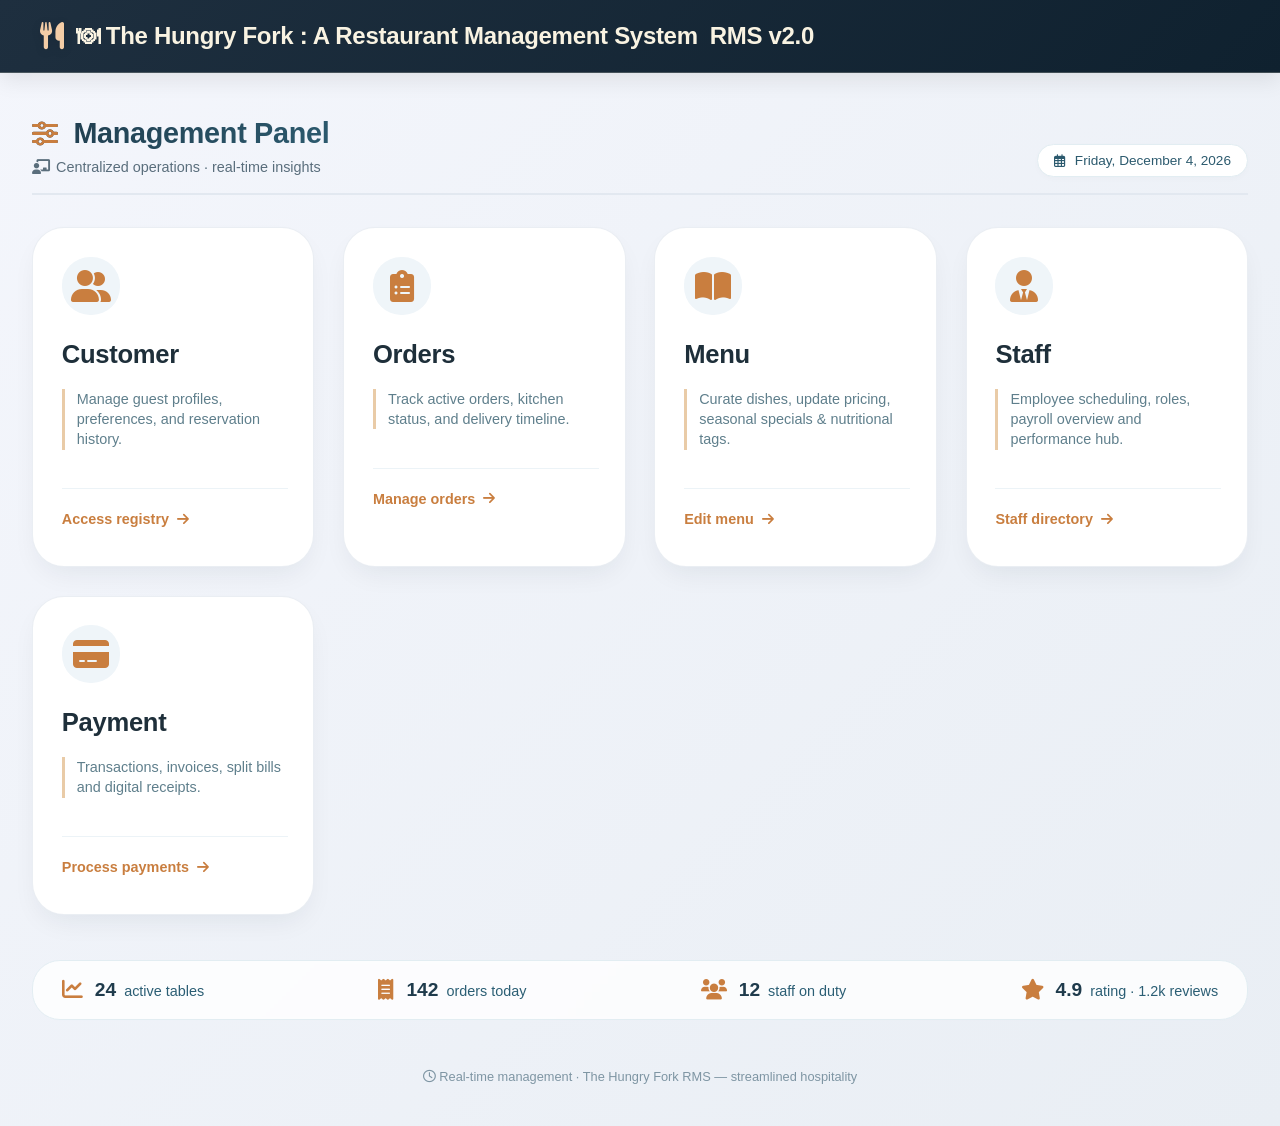
<file: frontend/index.html>
<!DOCTYPE html>
<html lang="en">
<head>
  <meta charset="UTF-8">
  <meta name="viewport" content="width=device-width, initial-scale=1.0, user-scalable=yes">
  <title>The Hungry Fork | RMS Dashboard</title>
  <link rel="stylesheet" href="style.css">
  <link rel="stylesheet" href="https://cdnjs.cloudflare.com/ajax/libs/font-awesome/6.0.0-beta3/css/all.min.css">
</head>
<body>

<div class="navbar">
  <i class="fas fa-utensils"></i>
  🍽 The Hungry Fork : A Restaurant Management System
  <span>RMS v2.0</span>
</div>

<div class="dashboard-container">
  <div class="header-section">
    <div class="title-area">
      <h3><i class="fas fa-sliders-h" style="font-size: 1.6rem; margin-right: 8px; color: #c97e3f;"></i> Management Panel</h3>
      <p><i class="fas fa-chalkboard-user"></i> Centralized operations · real‑time insights</p>
    </div>
    <div class="date-badge">
      <i class="far fa-calendar-alt"></i> 
      <span id="liveDate"></span>
    </div>
  </div>

  <div class="management-grid">
    <div class="card" data-module="customer">
      <div class="card-inner">
        <div class="card-icon"><i class="fas fa-user-friends"></i></div>
        <h4>Customer</h4>
        <div class="card-desc">Manage guest profiles, preferences, and reservation history.</div>
        <div class="card-action">
          <button class="btn-modern" data-action="customer"><span>Access registry</span> <i class="fas fa-arrow-right"></i></button>
        </div>
      </div>
    </div>

    <div class="card" data-module="orders">
      <div class="card-inner">
        <div class="card-icon"><i class="fas fa-clipboard-list"></i></div>
        <h4>Orders</h4>
        <div class="card-desc">Track active orders, kitchen status, and delivery timeline.</div>
        <div class="card-action">
          <button class="btn-modern" data-action="orders"><span>Manage orders</span> <i class="fas fa-arrow-right"></i></button>
        </div>
      </div>
    </div>

    <div class="card" data-module="menu">
      <div class="card-inner">
        <div class="card-icon"><i class="fas fa-book-open"></i></div>
        <h4>Menu</h4>
        <div class="card-desc">Curate dishes, update pricing, seasonal specials & nutritional tags.</div>
        <div class="card-action">
          <button class="btn-modern" data-action="menu"><span>Edit menu</span> <i class="fas fa-arrow-right"></i></button>
        </div>
      </div>
    </div>

    <div class="card" data-module="staff">
      <div class="card-inner">
        <div class="card-icon"><i class="fas fa-user-tie"></i></div>
        <h4>Staff</h4>
        <div class="card-desc">Employee scheduling, roles, payroll overview and performance hub.</div>
        <div class="card-action">
          <button class="btn-modern" data-action="staff"><span>Staff directory</span> <i class="fas fa-arrow-right"></i></button>
        </div>
      </div>
    </div>

    <div class="card" data-module="payment">
      <div class="card-inner">
        <div class="card-icon"><i class="fas fa-credit-card"></i></div>
        <h4>Payment</h4>
        <div class="card-desc">Transactions, invoices, split bills and digital receipts.</div>
        <div class="card-action">
          <button class="btn-modern" data-action="payment"><span>Process payments</span> <i class="fas fa-arrow-right"></i></button>
        </div>
      </div>
    </div>
  </div>

  <div class="stats-row">
    <div class="stat-item"><i class="fas fa-chart-line"></i><div><span class="stat-number">24</span> active tables</div></div>
    <div class="stat-item"><i class="fas fa-receipt"></i><div><span class="stat-number">142</span> orders today</div></div>
    <div class="stat-item"><i class="fas fa-users"></i><div><span class="stat-number">12</span> staff on duty</div></div>
    <div class="stat-item"><i class="fas fa-star"></i><div><span class="stat-number">4.9</span> rating · 1.2k reviews</div></div>
  </div>
  <footer><i class="far fa-clock"></i> Real-time management · The Hungry Fork RMS — streamlined hospitality</footer>
</div>

<script>
  (function() {
    const dateElem = document.getElementById('liveDate');
    if (dateElem) {
      const now = new Date();
      const options = { weekday: 'long', year: 'numeric', month: 'long', day: 'numeric' };
      dateElem.textContent = now.toLocaleDateString(undefined, options);
    }

    const routeMap = {
      customer: 'customer_form.html',
      orders: 'order_form.html',
      menu: 'menu_form.html',
      staff: 'staff_form.html',
      payment: 'payment_form.html'
    };

    function navigateTo(moduleId) {
      const targetFile = routeMap[moduleId];
      if (targetFile) window.location.href = targetFile;
    }

    document.querySelectorAll('.btn-modern[data-action]').forEach(btn => {
      btn.addEventListener('click', (e) => {
        e.stopPropagation();
        const action = btn.getAttribute('data-action');
        if (routeMap[action]) navigateTo(action);
      });
    });

    document.querySelectorAll('.card').forEach(card => {
      card.addEventListener('click', (e) => {
        if (e.target.closest('.btn-modern')) return;
        const module = card.getAttribute('data-module');
        if (routeMap[module]) navigateTo(module);
      });
      card.style.cursor = 'pointer';
    });
  })();
</script>
</body>
</html>
</file>
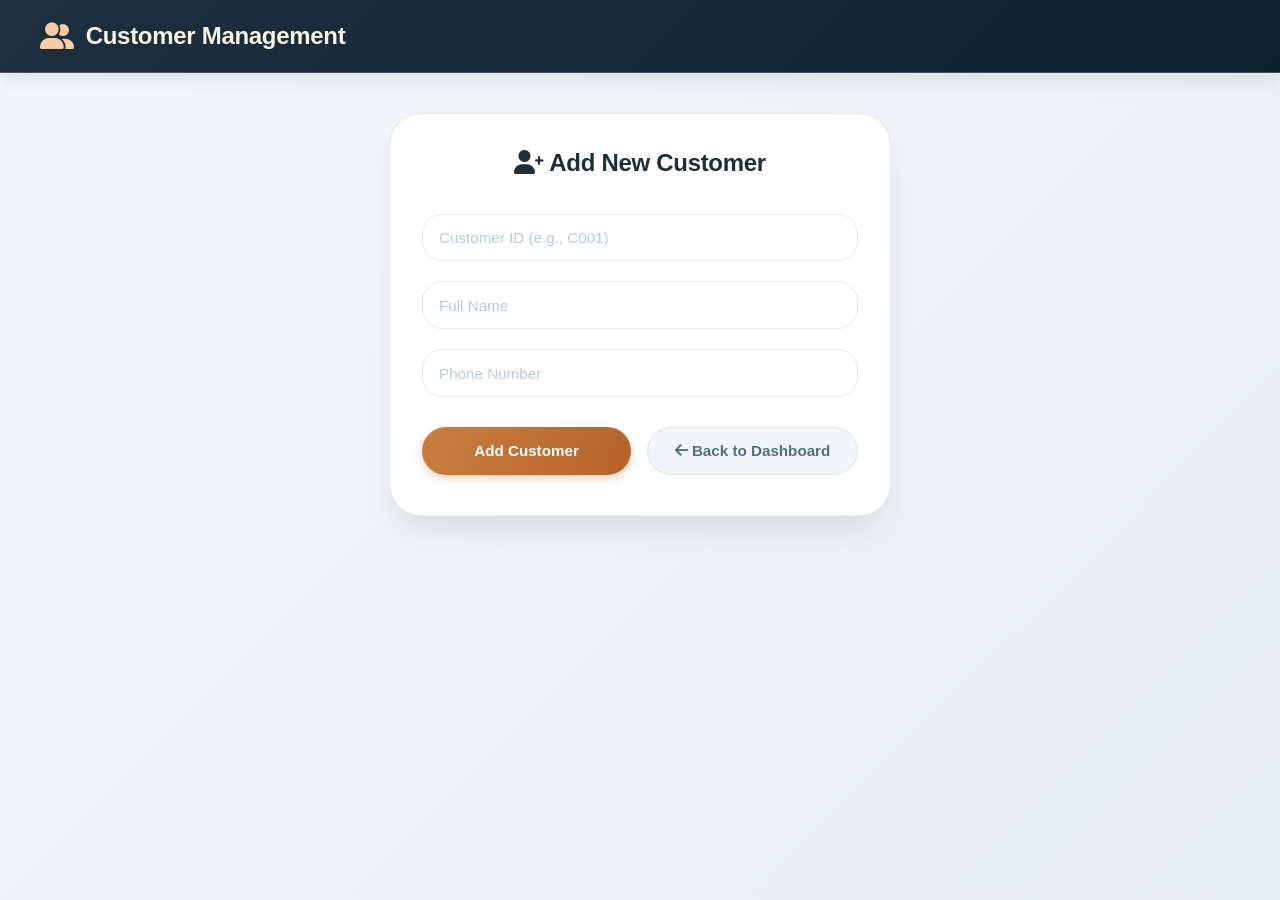
<file: frontend/customer_form.html>
<!DOCTYPE html>
<html>
<head>
<meta charset="UTF-8">
<title>The Hungry Fork | Customer Management</title>
<link rel="stylesheet" href="style.css">
<link rel="stylesheet" href="https://cdnjs.cloudflare.com/ajax/libs/font-awesome/6.0.0-beta3/css/all.min.css">
</head>
<body>

<div class="navbar">
  <i class="fas fa-user-friends"></i>
  Customer Management
</div>

<div class="container">
  <form action="../backend/insert.php" method="post">
    <h3><i class="fas fa-user-plus"></i> Add New Customer</h3>
    
    <input name="customer_id" placeholder="Customer ID (e.g., C001)" autocomplete="off">
    <input name="customer_name" placeholder="Full Name" required>
    <input name="phone" placeholder="Phone Number" required>
    
    <div class="button-group">
      <input type="submit" value="Add Customer">
      <button type="button" class="back" onclick="location.href='index.html'">
        <i class="fas fa-arrow-left"></i> Back to Dashboard
      </button>
    </div>
  </form>
</div>

</body>
</html>
</file>
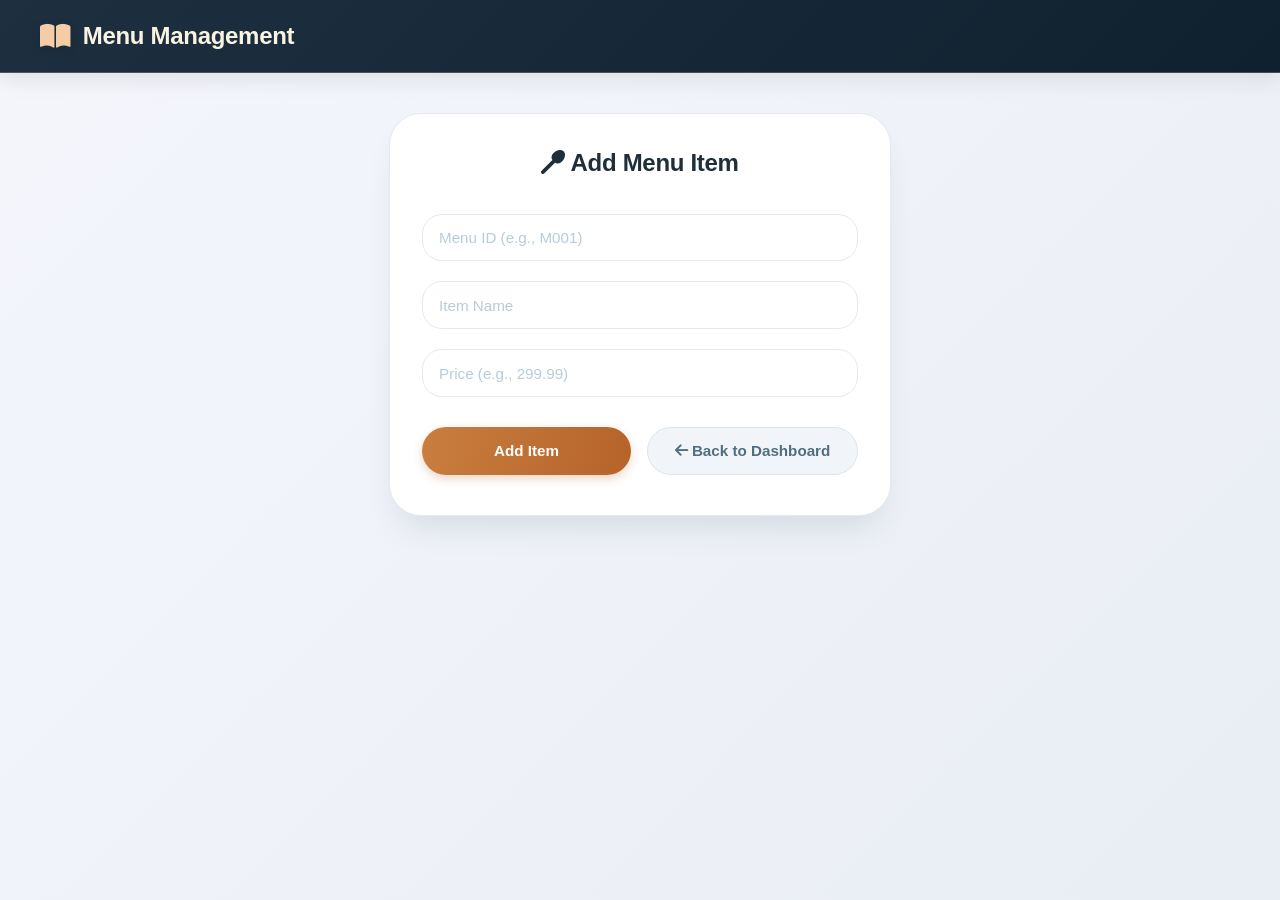
<file: frontend/menu_form.html>
<!DOCTYPE html>
<html>
<head>
<meta charset="UTF-8">
<title>The Hungry Fork | Menu Management</title>
<link rel="stylesheet" href="style.css">
<link rel="stylesheet" href="https://cdnjs.cloudflare.com/ajax/libs/font-awesome/6.0.0-beta3/css/all.min.css">
</head>
<body>

<div class="navbar">
  <i class="fas fa-book-open"></i>
  Menu Management
</div>

<div class="container">
  <form action="../backend/insert.php" method="post">
    <h3><i class="fas fa-utensil-spoon"></i> Add Menu Item</h3>
    
    <input name="menu_id" placeholder="Menu ID (e.g., M001)" autocomplete="off">
    <input name="item_name" placeholder="Item Name" required>
    <input name="price" placeholder="Price (e.g., 299.99)" type="number" step="0.01" required>
    
    <div class="button-group">
      <input type="submit" value="Add Item">
      <button type="button" class="back" onclick="location.href='index.html'">
        <i class="fas fa-arrow-left"></i> Back to Dashboard
      </button>
    </div>
  </form>
</div>

</body>
</html>
</file>
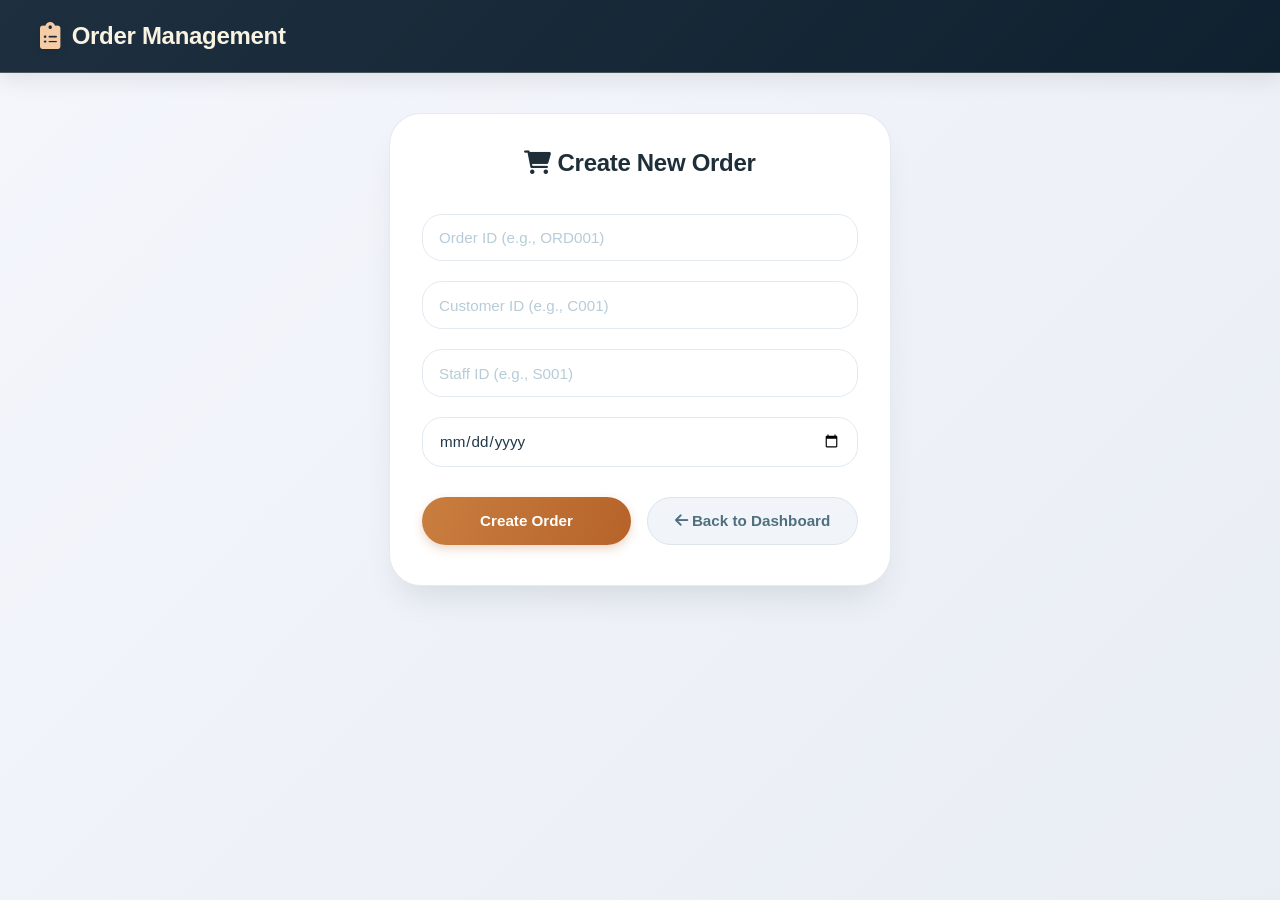
<file: frontend/order_form.html>
<!DOCTYPE html>
<html>
<head>
<meta charset="UTF-8">
<title>The Hungry Fork | Order Management</title>
<link rel="stylesheet" href="style.css">
<link rel="stylesheet" href="https://cdnjs.cloudflare.com/ajax/libs/font-awesome/6.0.0-beta3/css/all.min.css">
</head>
<body>

<div class="navbar">
  <i class="fas fa-clipboard-list"></i>
  Order Management
</div>

<div class="container">
  <form action="../backend/insert.php" method="post">
    <h3><i class="fas fa-shopping-cart"></i> Create New Order</h3>
    
    <input name="order_id" placeholder="Order ID (e.g., ORD001)" required>
    <input name="customer_id" placeholder="Customer ID (e.g., C001)" required>
    <input name="staff_id" placeholder="Staff ID (e.g., S001)" required>
    <input type="date" name="order_date" required>
    
    <div class="button-group">
      <input type="submit" value="Create Order">
      <button type="button" class="back" onclick="location.href='index.html'">
        <i class="fas fa-arrow-left"></i> Back to Dashboard
      </button>
    </div>
  </form>
</div>

</body>
</html>
</file>
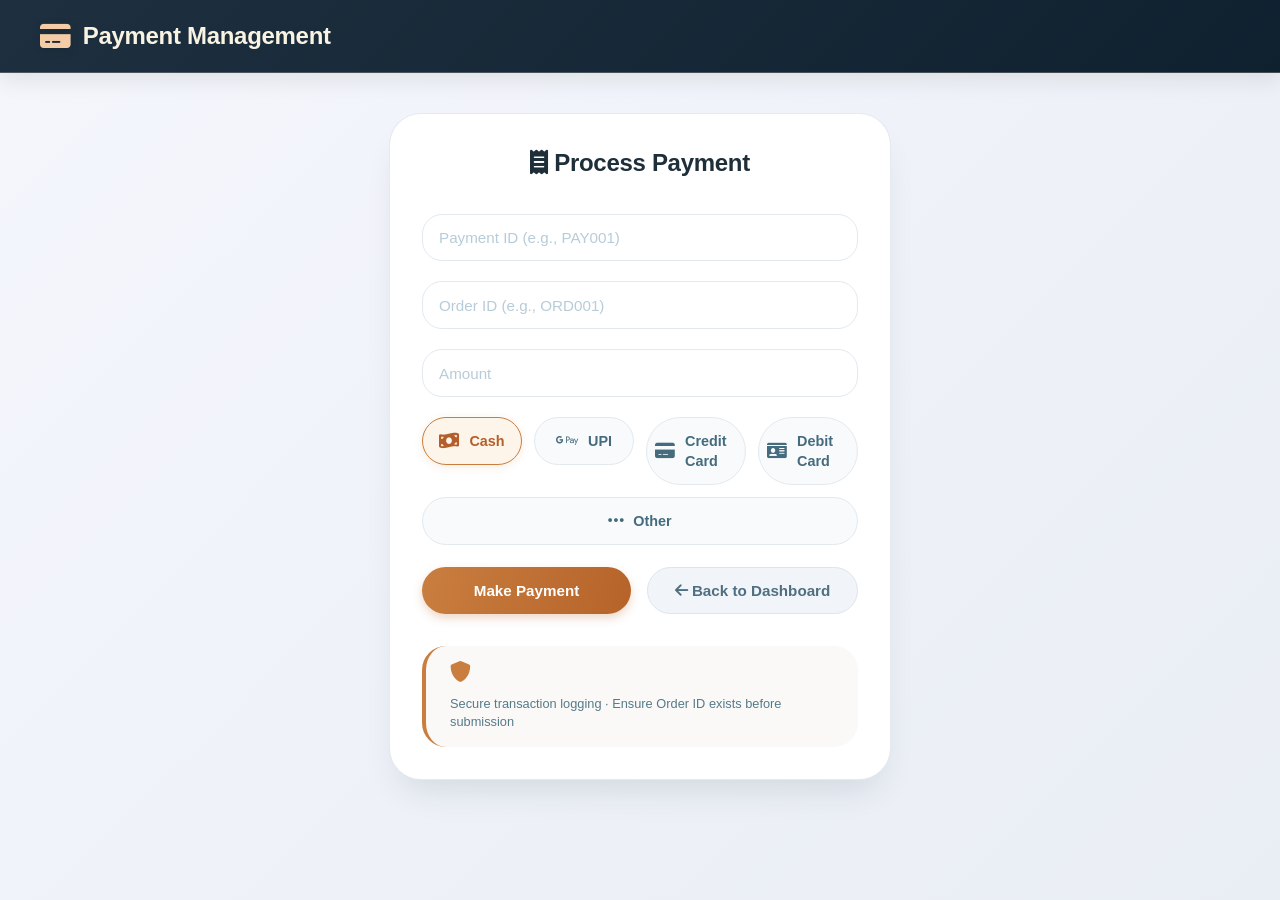
<file: frontend/payment_form.html>
<!DOCTYPE html>
<html>
<head>
<meta charset="UTF-8">
<title>The Hungry Fork | Payment Management</title>
<link rel="stylesheet" href="style.css">
<link rel="stylesheet" href="https://cdnjs.cloudflare.com/ajax/libs/font-awesome/6.0.0-beta3/css/all.min.css">
</head>
<body>

<div class="navbar">
  <i class="fas fa-credit-card"></i>
  Payment Management
</div>

<div class="container">
  <form action="../backend/insert.php" method="post" id="paymentForm">
    <h3><i class="fas fa-receipt"></i> Process Payment</h3>
    
    <input name="payment_id" placeholder="Payment ID (e.g., PAY001)" autocomplete="off">
    <input name="order_id" placeholder="Order ID (e.g., ORD001)" required>
    <input name="amount" placeholder="Amount" type="number" step="0.01" required>
    
    <div class="payment-mode-group" id="modeGroup">
      <div class="mode-option">
        <input type="radio" name="payment_mode" value="Cash" id="modeCash" checked>
        <label for="modeCash"><i class="fas fa-money-bill-wave"></i> Cash</label>
      </div>
      <div class="mode-option">
        <input type="radio" name="payment_mode" value="UPI" id="modeUPI">
        <label for="modeUPI"><i class="fab fa-google-pay"></i> UPI</label>
      </div>
      <div class="mode-option">
        <input type="radio" name="payment_mode" value="Credit Card" id="modeCard">
        <label for="modeCard"><i class="fas fa-credit-card"></i> Credit Card</label>
      </div>
      <div class="mode-option">
        <input type="radio" name="payment_mode" value="Debit Card" id="modeDebit">
        <label for="modeDebit"><i class="fas fa-id-card"></i> Debit Card</label>
      </div>
      <div class="mode-option">
        <input type="radio" name="payment_mode" value="Other" id="modeOther">
        <label for="modeOther"><i class="fas fa-ellipsis-h"></i> Other</label>
      </div>
    </div>
    <div id="custom_mode_input" style="display: none; margin-top: 12px;">
      <input type="text" id="custom_mode_text" placeholder="Specify payment method (e.g., Gift Card, Net Banking)">
    </div>
    
    <div class="button-group">
      <input type="submit" value="Make Payment">
      <button type="button" class="back" onclick="location.href='index.html'">
        <i class="fas fa-arrow-left"></i> Back to Dashboard
      </button>
    </div>
    
    <div class="info-summary">
      <i class="fas fa-shield-alt"></i>
      <p>Secure transaction logging · Ensure Order ID exists before submission</p>
    </div>
  </form>
</div>

<script>
  (function() {
    const otherRadio = document.getElementById('modeOther');
    const customDiv = document.getElementById('custom_mode_input');
    const customTextInput = document.getElementById('custom_mode_text');
    const form = document.getElementById('paymentForm');
    
    function toggleCustomInput() {
      customDiv.style.display = otherRadio && otherRadio.checked ? 'block' : 'none';
    }
    
    document.querySelectorAll('input[name="payment_mode"]').forEach(radio => {
      radio.addEventListener('change', toggleCustomInput);
    });
    toggleCustomInput();
    
    form.addEventListener('submit', function(e) {
      if (otherRadio && otherRadio.checked && customTextInput.value.trim() === '') {
        e.preventDefault();
        alert('Please specify payment method in the "Other" field.');
        customTextInput.focus();
      } else if (otherRadio && otherRadio.checked && customTextInput.value.trim() !== '') {
        otherRadio.value = customTextInput.value.trim();
      }
    });
  })();
</script>
</body>
</html>
</file>
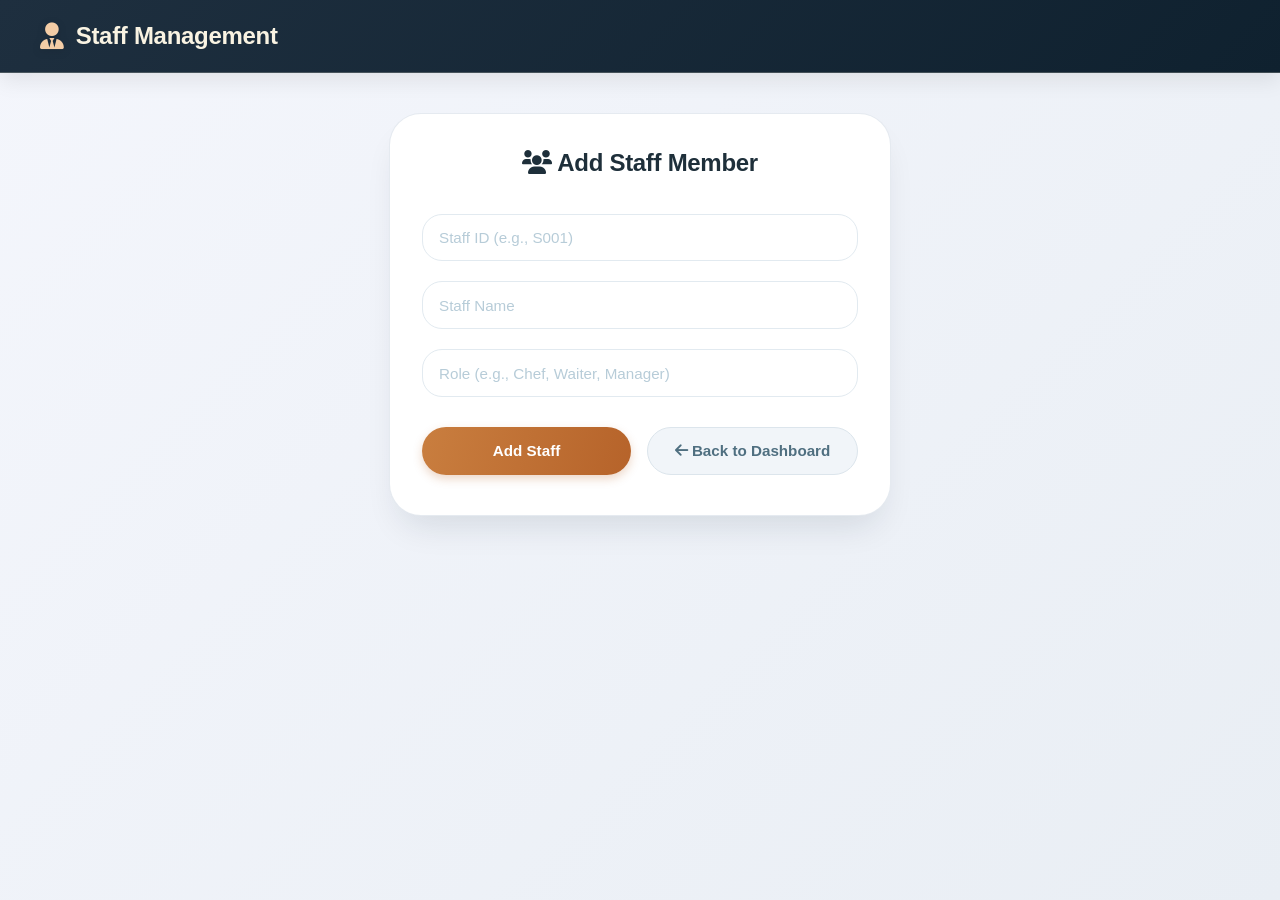
<file: frontend/staff_form.html>
<!DOCTYPE html>
<html>
<head>
<meta charset="UTF-8">
<title>The Hungry Fork | Staff Management</title>
<link rel="stylesheet" href="style.css">
<link rel="stylesheet" href="https://cdnjs.cloudflare.com/ajax/libs/font-awesome/6.0.0-beta3/css/all.min.css">
</head>
<body>

<div class="navbar">
  <i class="fas fa-user-tie"></i>
  Staff Management
</div>

<div class="container">
  <form action="../backend/insert.php" method="post">
    <h3><i class="fas fa-users"></i> Add Staff Member</h3>
    
    <input name="staff_id" placeholder="Staff ID (e.g., S001)" autocomplete="off">
    <input name="staff_name" placeholder="Staff Name" required>
    <input name="role" placeholder="Role (e.g., Chef, Waiter, Manager)" required>
    
    <div class="button-group">
      <input type="submit" value="Add Staff">
      <button type="button" class="back" onclick="location.href='index.html'">
        <i class="fas fa-arrow-left"></i> Back to Dashboard
      </button>
    </div>
  </form>
</div>

</body>
</html>
</file>
<file: frontend/style.css>
/* ========== GLOBAL STYLES ========== */
* {
    margin: 0;
    padding: 0;
    box-sizing: border-box;
}

body {
    font-family: 'Segoe UI', 'Inter', Arial, sans-serif;
    background: linear-gradient(135deg, #f4f6fc 0%, #e9eef4 100%);
    min-height: 100vh;
    color: #1a2c3e;
    line-height: 1.4;
}

/* ========== NAVBAR STYLES ========== */
.navbar {
    background: linear-gradient(135deg, #1e2f3f 0%, #0f212f 100%);
    padding: 1.2rem 2.5rem;
    font-size: 1.5rem;
    font-weight: 600;
    letter-spacing: -0.3px;
    color: #f9f3e2;
    box-shadow: 0 8px 20px rgba(0, 0, 0, 0.08);
    display: flex;
    align-items: center;
    gap: 12px;
    border-bottom: 1px solid rgba(255, 248, 225, 0.2);
}

.navbar i {
    font-size: 1.7rem;
    filter: drop-shadow(0 2px 4px rgba(0,0,0,0.1));
    color: #f4cda6;
}

/* ========== CONTAINER & CARD STYLES ========== */
.container {
    max-width: 550px;
    margin: 2.5rem auto;
    padding: 0 1.5rem;
}

.container > form, .container > div {
    background: #ffffff;
    border-radius: 32px;
    box-shadow: 0 20px 35px -12px rgba(0, 32, 48, 0.12);
    padding: 2rem;
    border: 1px solid rgba(203, 213, 225, 0.5);
}

h3 {
    text-align: center;
    color: #1e2f3a;
    font-size: 1.5rem;
    font-weight: 700;
    margin-bottom: 1.5rem;
    letter-spacing: -0.3px;
}

/* ========== FORM INPUT STYLES ========== */
input, select, textarea {
    width: 100%;
    padding: 0.9rem 1rem;
    margin: 10px 0;
    border-radius: 20px;
    border: 1.5px solid #e2eaf0;
    font-family: 'Segoe UI', 'Inter', Arial, sans-serif;
    font-size: 0.95rem;
    transition: all 0.2s ease;
    background: #ffffff;
    color: #1f3848;
    font-weight: 500;
    box-sizing: border-box;
}

input:focus, select:focus, textarea:focus {
    outline: none;
    border-color: #c97e3f;
    box-shadow: 0 0 0 3px rgba(201, 126, 63, 0.15);
}

input::placeholder {
    color: #b7ccd8;
    font-weight: 400;
}

/* ========== BUTTON STYLES ========== */
input[type="submit"], button {
    width: 100%;
    padding: 0.9rem 1rem;
    margin: 12px 0 8px 0;
    border-radius: 40px;
    font-weight: 700;
    font-size: 0.95rem;
    font-family: 'Segoe UI', 'Inter', Arial, sans-serif;
    cursor: pointer;
    transition: all 0.25s;
    border: none;
}

input[type="submit"] {
    background: linear-gradient(105deg, #c97e3f 0%, #b6632a 100%);
    color: white;
    box-shadow: 0 4px 10px rgba(185, 95, 35, 0.25);
}

input[type="submit"]:hover {
    background: linear-gradient(105deg, #b6632a 0%, #9f4f1f 100%);
    transform: translateY(-2px);
    box-shadow: 0 8px 18px rgba(185, 95, 35, 0.3);
}

.back, button:not(.btn-modern) {
    background: #f1f5f9;
    border: 1.5px solid #dce5ec;
    color: #4f6f80;
    font-weight: 600;
}

.back:hover, button:not(.btn-modern):hover {
    background: #e9f0f5;
    border-color: #c4d3de;
    color: #2c5568;
    transform: translateY(-1px);
}

/* Button group for multiple buttons */
.button-group {
    display: flex;
    gap: 1rem;
    margin-top: 0.5rem;
}

.button-group input[type="submit"],
.button-group button {
    flex: 1;
}

/* ========== DASHBOARD SPECIFIC STYLES ========== */
.dashboard-container {
    max-width: 1300px;
    margin: 2.5rem auto;
    padding: 0 2rem;
}

.header-section {
    display: flex;
    justify-content: space-between;
    align-items: flex-end;
    flex-wrap: wrap;
    margin-bottom: 2rem;
    border-bottom: 2px solid #e2e8f0;
    padding-bottom: 1rem;
}

.title-area h3 {
    font-size: 1.8rem;
    font-weight: 700;
    background: linear-gradient(120deg, #1f3b4c, #2c5a6e);
    background-clip: text;
    -webkit-background-clip: text;
    color: transparent;
    letter-spacing: -0.3px;
    margin-bottom: 0.25rem;
    text-align: left;
}

.title-area p {
    color: #5a6e7c;
    font-weight: 500;
    font-size: 0.9rem;
    display: flex;
    align-items: center;
    gap: 6px;
}

.date-badge {
    background: white;
    padding: 0.4rem 1rem;
    border-radius: 60px;
    font-size: 0.85rem;
    font-weight: 500;
    box-shadow: 0 2px 6px rgba(0,0,0,0.02);
    border: 1px solid #e2edf2;
    color: #2c5a6e;
}

.date-badge i {
    margin-right: 6px;
    font-size: 0.8rem;
}

/* Card Grid */
.management-grid {
    display: grid;
    grid-template-columns: repeat(auto-fit, minmax(280px, 1fr));
    gap: 1.8rem;
    margin-top: 1.2rem;
}

.card {
    background: #ffffff;
    border-radius: 32px;
    box-shadow: 0 12px 28px -8px rgba(0, 32, 48, 0.08);
    transition: all 0.25s ease;
    border: 1px solid rgba(203, 213, 225, 0.4);
    overflow: hidden;
    cursor: pointer;
}

.card:hover {
    transform: translateY(-6px);
    box-shadow: 0 24px 36px -12px rgba(0, 32, 48, 0.18);
    border-color: #cfdfe9;
}

.card-inner {
    padding: 1.8rem 1.6rem 2rem 1.8rem;
    display: flex;
    flex-direction: column;
    gap: 1rem;
}

.card-icon {
    width: 58px;
    height: 58px;
    background: #eff5f9;
    border-radius: 28px;
    display: flex;
    align-items: center;
    justify-content: center;
    font-size: 2rem;
    color: #c97e3f;
    transition: all 0.2s;
    margin-bottom: 0.5rem;
}

.card:hover .card-icon {
    background: #f7ede3;
    color: #b45f2b;
    transform: scale(1.02);
}

.card h4 {
    font-size: 1.6rem;
    font-weight: 700;
    color: #1e2f3a;
    letter-spacing: -0.3px;
    margin: 0;
    line-height: 1.2;
}

.card-desc {
    color: #5f7f8c;
    font-weight: 500;
    font-size: 0.9rem;
    line-height: 1.4;
    margin: 0.2rem 0 0.6rem 0;
    border-left: 3px solid #e9cba7;
    padding-left: 12px;
}

.card-action {
    display: flex;
    align-items: center;
    justify-content: space-between;
    margin-top: 0.8rem;
    border-top: 1px solid #ecf3f7;
    padding-top: 1rem;
}

.btn-modern {
    background: transparent;
    border: none;
    font-weight: 600;
    font-size: 0.9rem;
    color: #c97e3f;
    display: inline-flex;
    align-items: center;
    gap: 8px;
    cursor: pointer;
    font-family: 'Segoe UI', 'Inter', Arial, sans-serif;
    transition: 0.2s;
    padding: 0.4rem 0;
    width: auto;
    margin: 0;
}

.btn-modern i {
    font-size: 0.85rem;
    transition: transform 0.2s;
}

.btn-modern:hover {
    color: #a4521c;
    background: transparent;
    transform: none;
}

.btn-modern:hover i {
    transform: translateX(4px);
}

/* Stats Row */
.stats-row {
    display: flex;
    flex-wrap: wrap;
    gap: 1.2rem;
    margin-top: 2.8rem;
    background: #ffffffcc;
    backdrop-filter: blur(2px);
    border-radius: 28px;
    padding: 1rem 1.8rem;
    border: 1px solid #e2edf2;
    justify-content: space-between;
    align-items: center;
}

.stat-item {
    display: flex;
    align-items: center;
    gap: 12px;
    font-size: 0.9rem;
    font-weight: 500;
    color: #2b5e74;
    cursor: default;
}

.stat-item i {
    font-size: 1.3rem;
    color: #c97e3f;
}

.stat-number {
    font-weight: 800;
    font-size: 1.2rem;
    color: #1f3b4c;
    margin-right: 4px;
}

/* Footer */
footer {
    text-align: center;
    margin-top: 3rem;
    margin-bottom: 1.5rem;
    font-size: 0.8rem;
    color: #7e95a3;
    font-weight: 500;
}

/* Info Summary (for payment page) */
.info-summary {
    background: #faf9f7;
    border-radius: 24px;
    padding: 1rem 1.5rem;
    margin-top: 1.5rem;
    border-left: 4px solid #c97e3f;
    display: flex;
    align-items: center;
    gap: 12px;
    flex-wrap: wrap;
}

.info-summary i {
    font-size: 1.3rem;
    color: #c97e3f;
}

.info-summary p {
    font-size: 0.8rem;
    color: #557a8a;
    font-weight: 500;
    margin: 0;
}

/* Payment mode chips */
.payment-mode-group {
    display: flex;
    flex-wrap: wrap;
    gap: 12px;
    margin: 10px 0;
}

.mode-option {
    flex: 1;
    min-width: 100px;
}

.mode-option input {
    display: none;
}

.mode-option label {
    display: flex;
    align-items: center;
    justify-content: center;
    gap: 10px;
    padding: 0.8rem 0.5rem;
    background: #f8fafc;
    border: 1.5px solid #e2eaf0;
    border-radius: 40px;
    font-weight: 600;
    font-size: 0.9rem;
    color: #446c7e;
    cursor: pointer;
    transition: all 0.2s;
    margin-bottom: 0;
    width: 100%;
}

.mode-option input:checked + label {
    background: #fef5ea;
    border-color: #c97e3f;
    color: #b45f2b;
    box-shadow: 0 2px 8px rgba(201, 126, 63, 0.15);
}

.mode-option label i {
    font-size: 1.1rem;
}

/* Form hints */
.form-hint {
    font-size: 0.7rem;
    color: #8aa4b2;
    margin-top: 4px;
    margin-left: 8px;
}

.required-star {
    color: #e07c3c;
    margin-left: 4px;
}

/* Breadcrumb */
.breadcrumb {
    max-width: 700px;
    margin: 1.5rem auto 0.5rem auto;
    padding: 0 1.5rem;
}

.breadcrumb a {
    color: #c97e3f;
    text-decoration: none;
    font-weight: 500;
    font-size: 0.85rem;
    display: inline-flex;
    align-items: center;
    gap: 6px;
    transition: color 0.2s;
}

.breadcrumb a:hover {
    color: #a4521c;
}

.breadcrumb span {
    color: #6c8695;
    font-size: 0.85rem;
}

/* Responsive */
@media (max-width: 680px) {
    .navbar {
        padding: 1rem 1.5rem;
        font-size: 1.2rem;
    }
    
    .dashboard-container {
        padding: 0 1.2rem;
    }
    
    .card-inner {
        padding: 1.4rem;
    }
    
    .stats-row {
        flex-direction: column;
        align-items: flex-start;
        gap: 0.8rem;
    }
    
    .container {
        padding: 0 1rem;
        margin: 1.5rem auto;
    }
    
    .container > form, .container > div {
        padding: 1.5rem;
    }
    
    .button-group {
        flex-direction: column;
        gap: 0.5rem;
    }
    
    .payment-mode-group {
        flex-direction: column;
    }
    
    .mode-option {
        min-width: auto;
    }
}

/* Utility Classes */
.text-center {
    text-align: center;
}

.mt-2 {
    margin-top: 1rem;
}

.mb-2 {
    margin-bottom: 1rem;
}
</file>
